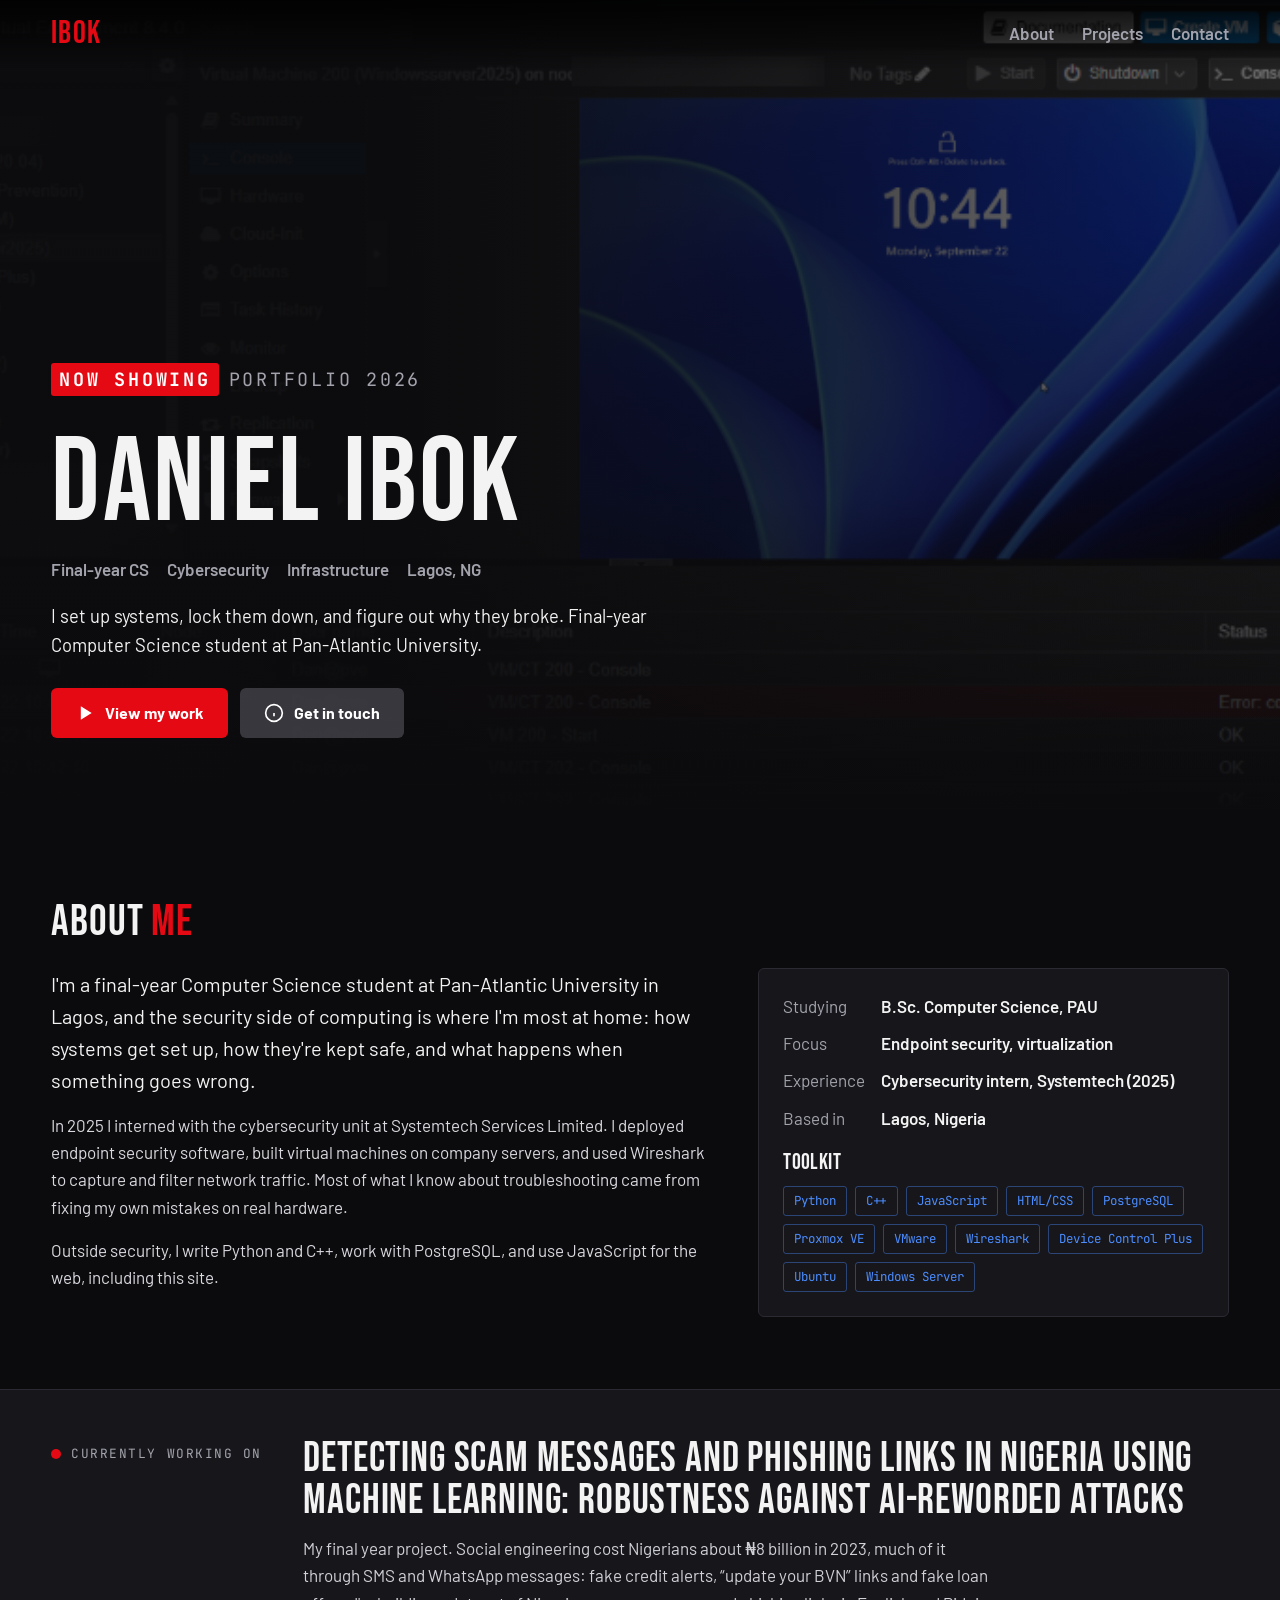
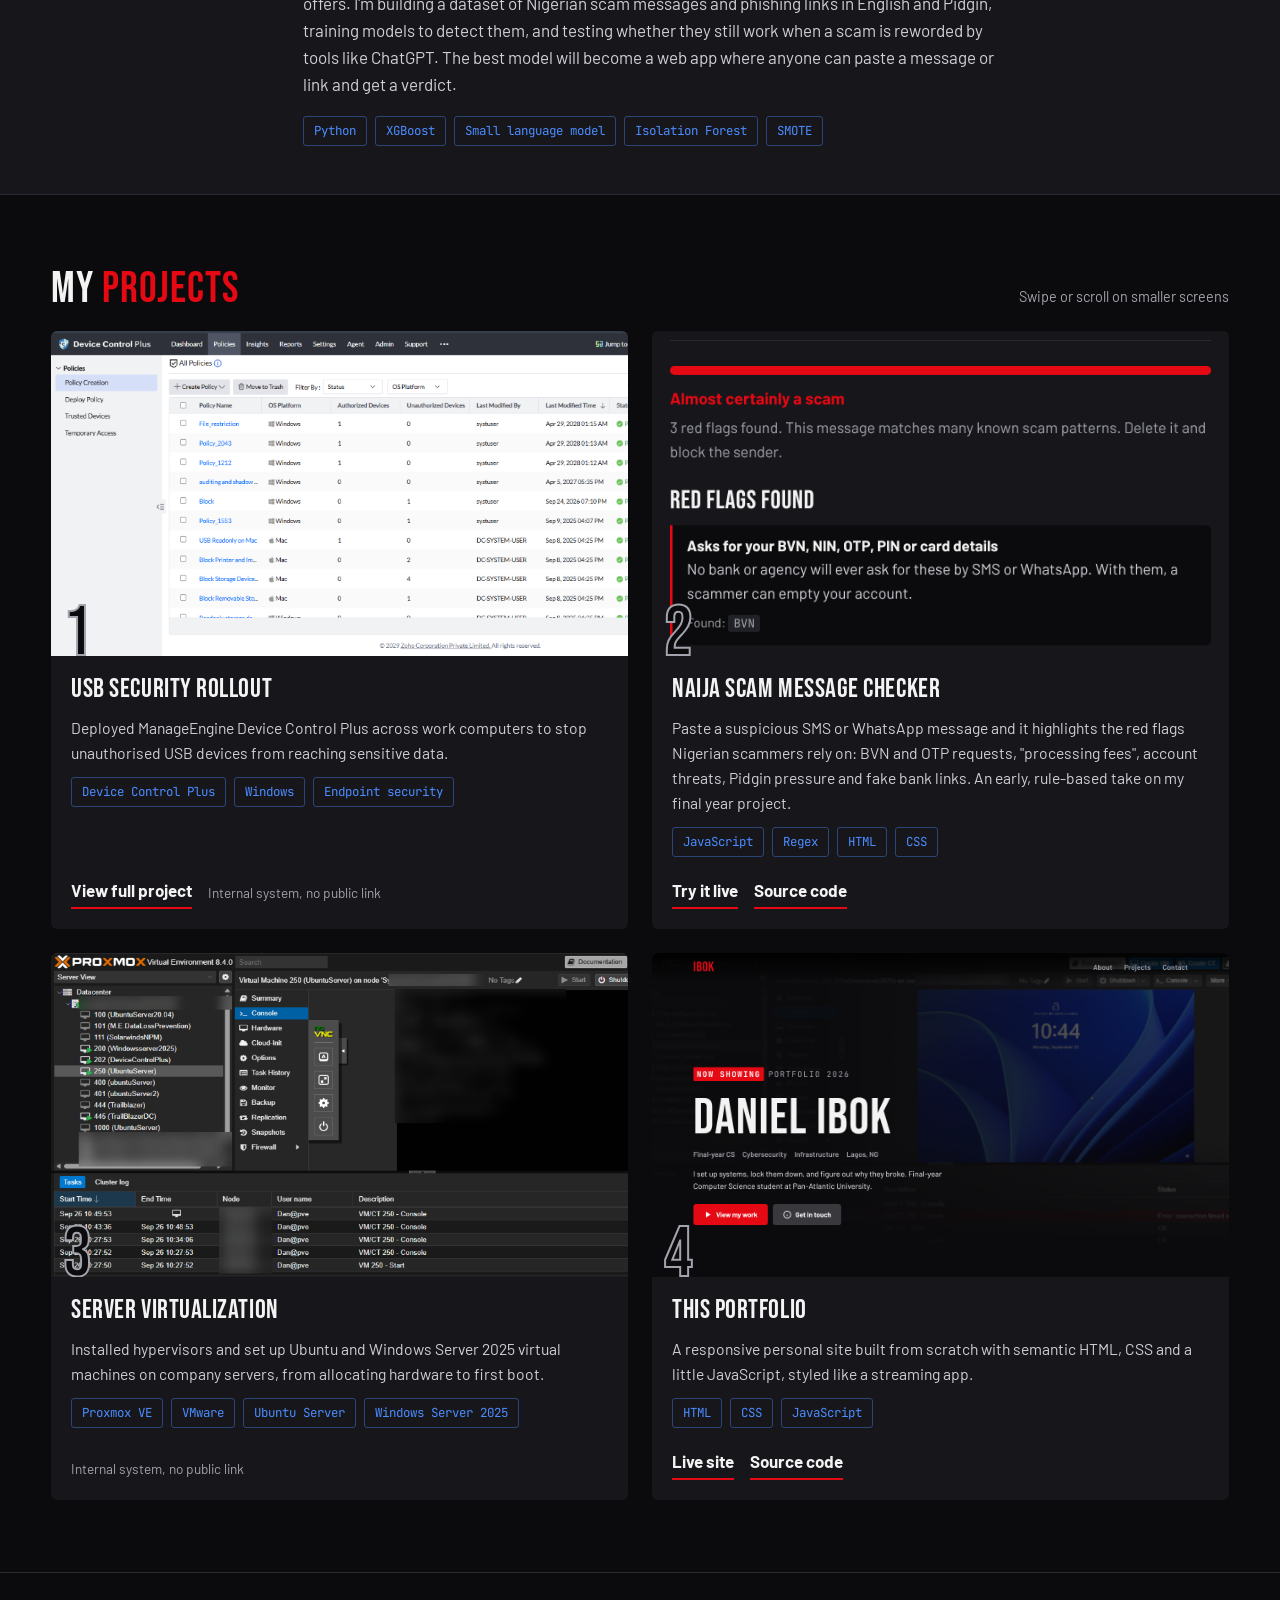
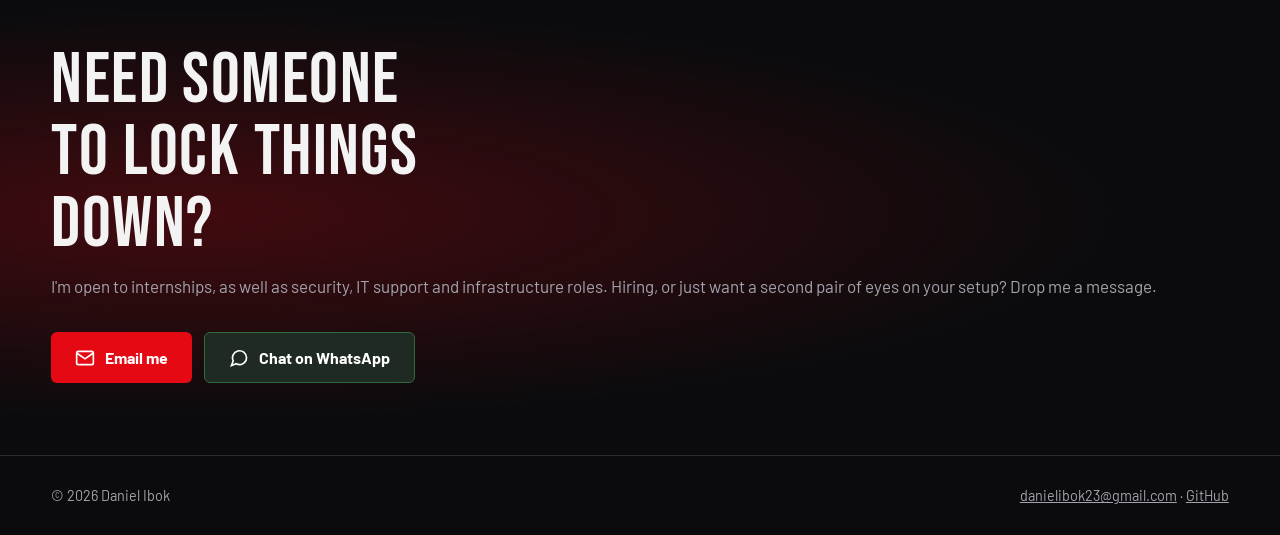
<file: index.html>
<!DOCTYPE html>
<html lang="en">
<head>
  <meta charset="UTF-8">
  <meta name="viewport" content="width=device-width, initial-scale=1.0">
  <title>Daniel Ibok | Cybersecurity &amp; Infrastructure</title>
  <meta name="description" content="Portfolio of Daniel Ibok, final-year Computer Science student at Pan-Atlantic University focused on cybersecurity and IT infrastructure.">
  <link rel="preconnect" href="https://fonts.googleapis.com">
  <link rel="preconnect" href="https://fonts.gstatic.com" crossorigin>
  <link href="https://fonts.googleapis.com/css2?family=Barlow:wght@400;600;700&family=Bebas+Neue&family=JetBrains+Mono:wght@400;700&display=swap" rel="stylesheet">
  <link rel="stylesheet" href="css/style.css">
</head>
<body>
  <a class="skip-link" href="#main">Skip to content</a>

  <header class="site-header">
    <nav class="nav container" aria-label="Main">
      <a class="logo" href="index.html">IBOK</a>
      <button class="nav-toggle" aria-label="Open menu" aria-expanded="false" aria-controls="nav-links">
        <svg viewBox="0 0 24 24" fill="none" stroke="currentColor" stroke-width="2"><path d="M3 6h18M3 12h18M3 18h18"/></svg>
      </button>
      <ul class="nav-links" id="nav-links">
        <li><a href="#about">About</a></li>
        <li><a href="#projects">Projects</a></li>
        <li><a href="#contact">Contact</a></li>
      </ul>
    </nav>
  </header>

  <main id="main">
    <section class="hero">
      <div class="container">
        <div class="hero-content">
          <p class="hero-label"><span class="badge">Now showing</span> Portfolio 2026</p>
          <h1>Daniel Ibok</h1>
          <div class="meta">
            <span>Final-year CS</span>
            <span>Cybersecurity</span>
            <span>Infrastructure</span>
            <span>Lagos, NG</span>
          </div>
          <p>I set up systems, lock them down, and figure out why they broke. Final-year Computer Science student at Pan-Atlantic University.</p>
          <div class="hero-actions">
            <a class="btn btn-primary" href="#projects">
              <svg viewBox="0 0 24 24" fill="currentColor"><path d="M7 4v16l13-8z"/></svg>
              View my work
            </a>
            <a class="btn btn-secondary" href="#contact">
              <svg viewBox="0 0 24 24" fill="none" stroke="currentColor" stroke-width="2"><circle cx="12" cy="12" r="10"/><path d="M12 16v-4M12 8h.01"/></svg>
              Get in touch
            </a>
          </div>
        </div>
      </div>
    </section>

    <section class="section" id="about">
      <div class="container">
        <h2 class="section-title">About <span>me</span></h2>
        <div class="about-grid">
          <div class="about-text">
            <p>I'm a final-year Computer Science student at Pan-Atlantic University in Lagos, and the security side of computing is where I'm most at home: how systems get set up, how they're kept safe, and what happens when something goes wrong.</p>
            <p>In 2025 I interned with the cybersecurity unit at Systemtech Services Limited. I deployed endpoint security software, built virtual machines on company servers, and used Wireshark to capture and filter network traffic. Most of what I know about troubleshooting came from fixing my own mistakes on real hardware.</p>
            <p>Outside security, I write Python and C++, work with PostgreSQL, and use JavaScript for the web, including this site.</p>
          </div>
          <aside class="info-card">
            <dl>
              <dt>Studying</dt><dd>B.Sc. Computer Science, PAU</dd>
              <dt>Focus</dt><dd>Endpoint security, virtualization</dd>
              <dt>Experience</dt><dd>Cybersecurity intern, Systemtech (2025)</dd>
              <dt>Based in</dt><dd>Lagos, Nigeria</dd>
            </dl>
            <h3>Toolkit</h3>
            <ul class="tags">
              <li>Python</li>
              <li>C++</li>
              <li>JavaScript</li>
              <li>HTML/CSS</li>
              <li>PostgreSQL</li>
              <li>Proxmox VE</li>
              <li>VMware</li>
              <li>Wireshark</li>
              <li>Device Control Plus</li>
              <li>Ubuntu</li>
              <li>Windows Server</li>
            </ul>
          </aside>
        </div>
      </div>
    </section>

    <section class="now" aria-labelledby="now-title">
      <div class="container now-inner">
        <div class="now-label">
          <span class="live-dot" aria-hidden="true"></span>
          <span>Currently working on</span>
        </div>
        <div class="now-body">
          <h2 id="now-title">Detecting Scam Messages and Phishing Links in Nigeria Using Machine Learning: Robustness Against AI-Reworded Attacks</h2>
          <p>My final year project. Social engineering cost Nigerians about &#8358;8 billion in 2023, much of it through SMS and WhatsApp messages: fake credit alerts, &ldquo;update your BVN&rdquo; links and fake loan offers. I'm building a dataset of Nigerian scam messages and phishing links in English and Pidgin, training models to detect them, and testing whether they still work when a scam is reworded by tools like ChatGPT. The best model will become a web app where anyone can paste a message or link and get a verdict.</p>
          <ul class="tags">
            <li>Python</li>
            <li>XGBoost</li>
            <li>Small language model</li>
            <li>Isolation Forest</li>
            <li>SMOTE</li>
          </ul>
        </div>
      </div>
    </section>

    <section class="section" id="projects">
      <div class="container">
        <div class="row-header">
          <h2 class="section-title">My <span>projects</span></h2>
          <span class="row-hint">Swipe or scroll on smaller screens</span>
        </div>

        <div class="project-row">
          <article class="project-card">
            <div class="thumb">
              <img src="images/dcp-policy-list.png" alt="Device Control Plus dashboard listing USB access policies" loading="lazy">
              <span class="number" aria-hidden="true">1</span>
            </div>
            <div class="project-body">
              <h3>USB Security Rollout</h3>
              <p>Deployed ManageEngine Device Control Plus across work computers to stop unauthorised USB devices from reaching sensitive data.</p>
              <ul class="tags">
                <li>Device Control Plus</li>
                <li>Windows</li>
                <li>Endpoint security</li>
              </ul>
              <div class="project-links">
                <a href="project.html">View full project</a>
                <span class="note">Internal system, no public link</span>
              </div>
            </div>
          </article>

          <article class="project-card">
            <div class="thumb">
              <img src="images/scam-checker.png" alt="Scam message checker flagging a fake BVN update text as almost certainly a scam" loading="lazy">
              <span class="number" aria-hidden="true">2</span>
            </div>
            <div class="project-body">
              <h3>Naija Scam Message Checker</h3>
              <p>Paste a suspicious SMS or WhatsApp message and it highlights the red flags Nigerian scammers rely on: BVN and OTP requests, "processing fees", account threats, Pidgin pressure and fake bank links. An early, rule-based take on my final year project.</p>
              <ul class="tags">
                <li>JavaScript</li>
                <li>Regex</li>
                <li>HTML</li>
                <li>CSS</li>
              </ul>
              <div class="project-links">
                <a href="https://danielibok.github.io/naija-scam-checker/" target="_blank" rel="noopener">Try it live</a>
                <a href="https://github.com/danielibok/naija-scam-checker" target="_blank" rel="noopener">Source code</a>
              </div>
            </div>
          </article>

          <article class="project-card">
            <div class="thumb">
              <img src="images/proxmox-ubuntu-vm.png" alt="Proxmox VE showing an Ubuntu Server virtual machine console" loading="lazy">
              <span class="number" aria-hidden="true">3</span>
            </div>
            <div class="project-body">
              <h3>Server Virtualization</h3>
              <p>Installed hypervisors and set up Ubuntu and Windows Server 2025 virtual machines on company servers, from allocating hardware to first boot.</p>
              <ul class="tags">
                <li>Proxmox VE</li>
                <li>VMware</li>
                <li>Ubuntu Server</li>
                <li>Windows Server 2025</li>
              </ul>
              <div class="project-links">
                <span class="note">Internal system, no public link</span>
              </div>
            </div>
          </article>

          <article class="project-card">
            <div class="thumb">
              <img src="images/portfolio-preview.png" alt="Home page of this portfolio website" loading="lazy">
              <span class="number" aria-hidden="true">4</span>
            </div>
            <div class="project-body">
              <h3>This Portfolio</h3>
              <p>A responsive personal site built from scratch with semantic HTML, CSS and a little JavaScript, styled like a streaming app.</p>
              <ul class="tags">
                <li>HTML</li>
                <li>CSS</li>
                <li>JavaScript</li>
              </ul>
              <div class="project-links">
                <a href="index.html">Live site</a>
                <a href="https://github.com/danielibok/portfolio" target="_blank" rel="noopener">Source code</a>
              </div>
            </div>
          </article>
        </div>
      </div>
    </section>

    <section class="section cta" id="contact">
      <div class="container cta-inner">
        <div>
          <h2>Need someone to lock things down?</h2>
          <p>I'm open to internships, as well as security, IT support and infrastructure roles. Hiring, or just want a second pair of eyes on your setup? Drop me a message.</p>
        </div>
        <div class="cta-actions">
          <a class="btn btn-primary" href="mailto:danielibok23@gmail.com?subject=Hello%20Daniel">
            <svg viewBox="0 0 24 24" fill="none" stroke="currentColor" stroke-width="2"><rect x="2" y="4" width="20" height="16" rx="2"/><path d="m22 6-10 7L2 6"/></svg>
            Email me
          </a>
          <a class="btn btn-whatsapp" href="https://wa.me/2348130529131" target="_blank" rel="noopener">
            <svg viewBox="0 0 24 24" fill="none" stroke="currentColor" stroke-width="2"><path d="M21 11.5a8.4 8.4 0 0 1-12.4 7.4L3 21l2.1-5.5A8.4 8.4 0 1 1 21 11.5z"/></svg>
            Chat on WhatsApp
          </a>
        </div>
      </div>
    </section>
  </main>

  <footer class="site-footer">
    <div class="container footer-inner">
      <span>&copy; 2026 Daniel Ibok</span>
      <span><a href="mailto:danielibok23@gmail.com">danielibok23@gmail.com</a> &middot; <a href="https://github.com/danielibok" target="_blank" rel="noopener">GitHub</a></span>
    </div>
  </footer>

  <script src="js/main.js"></script>
</body>
</html>
</file>
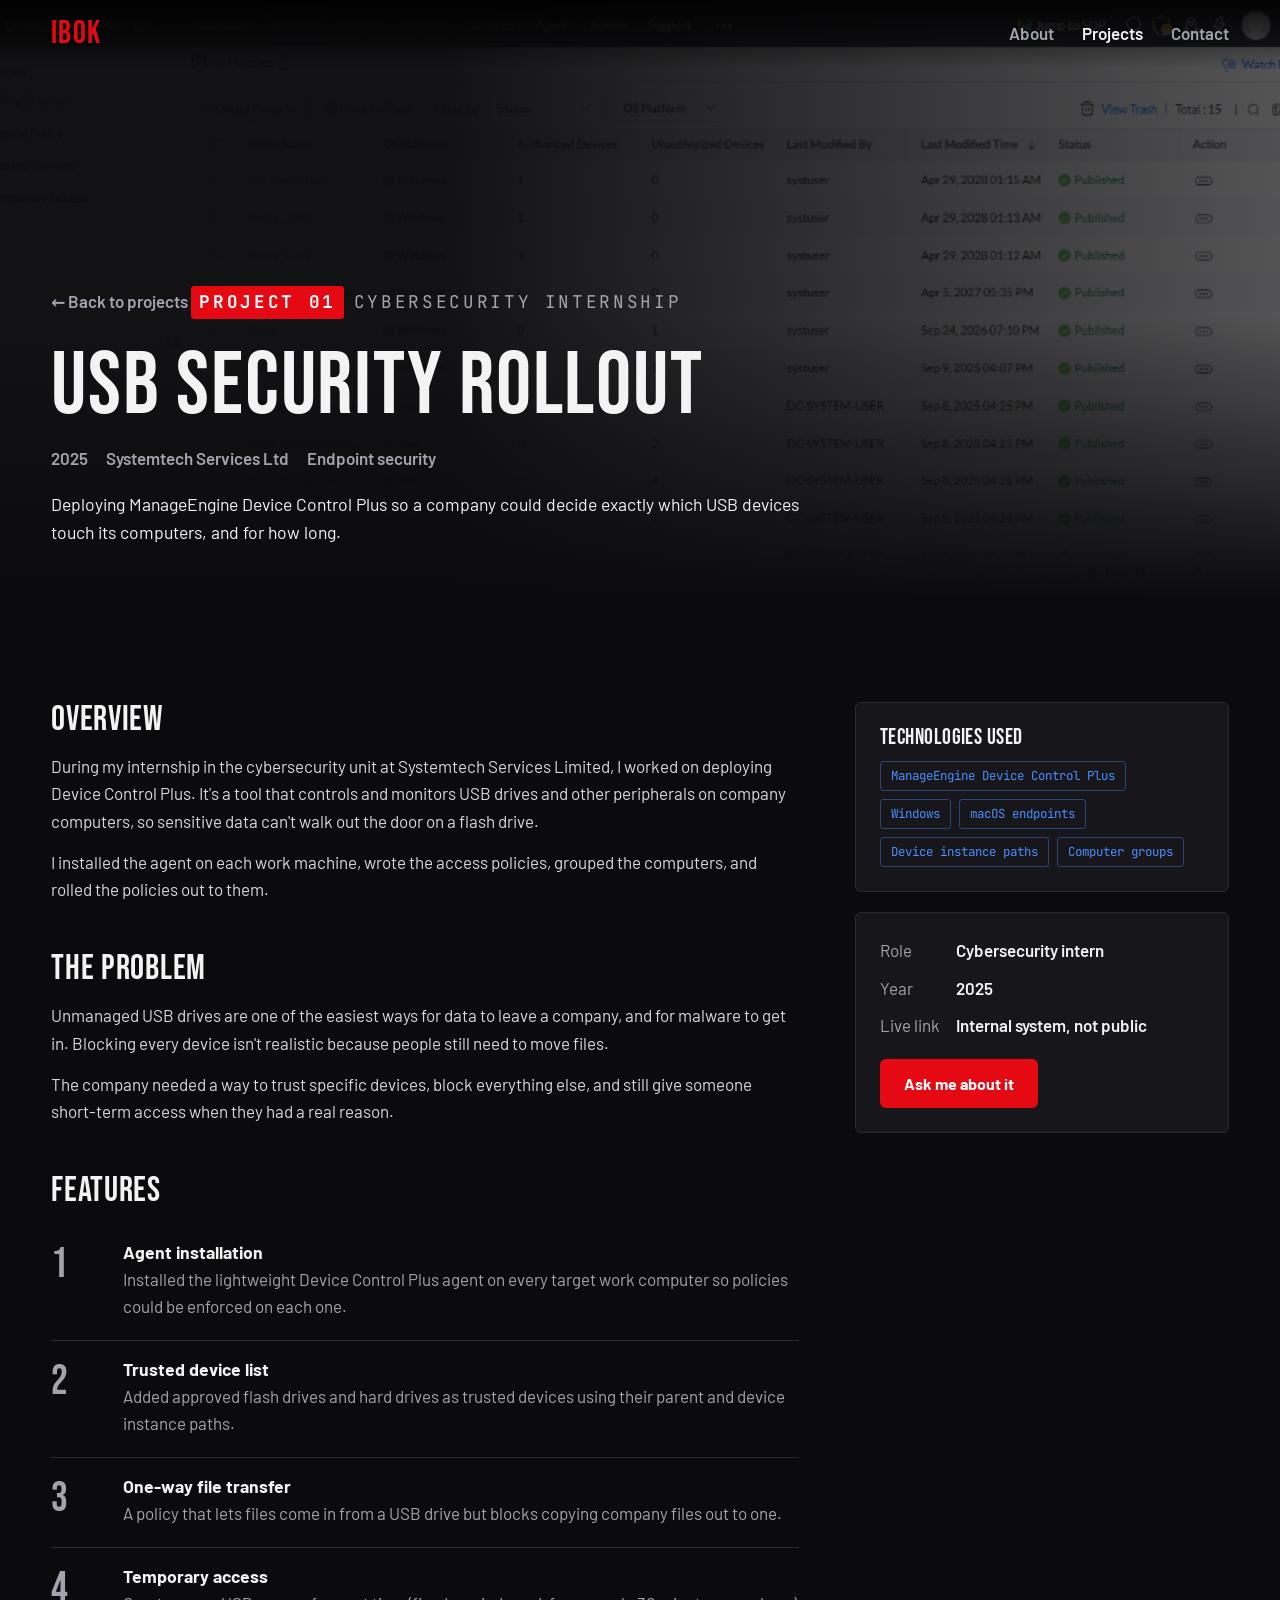
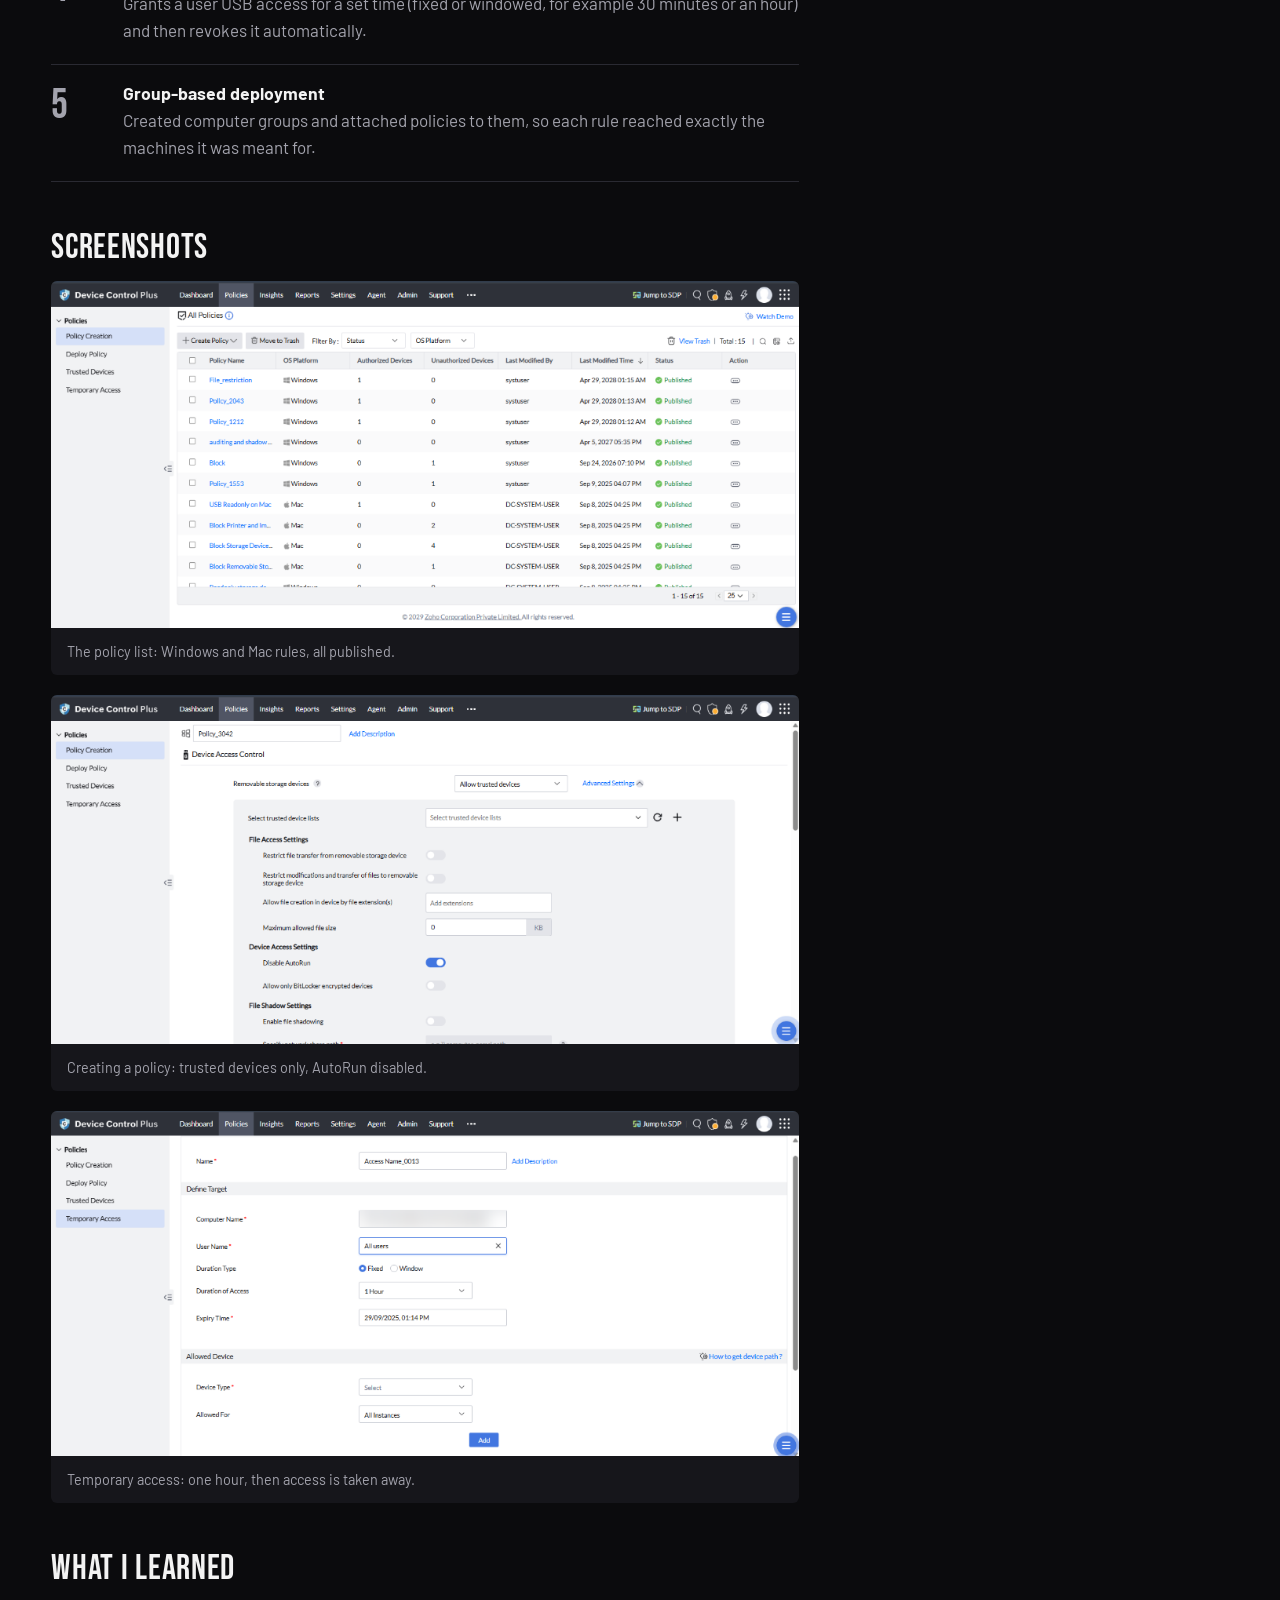
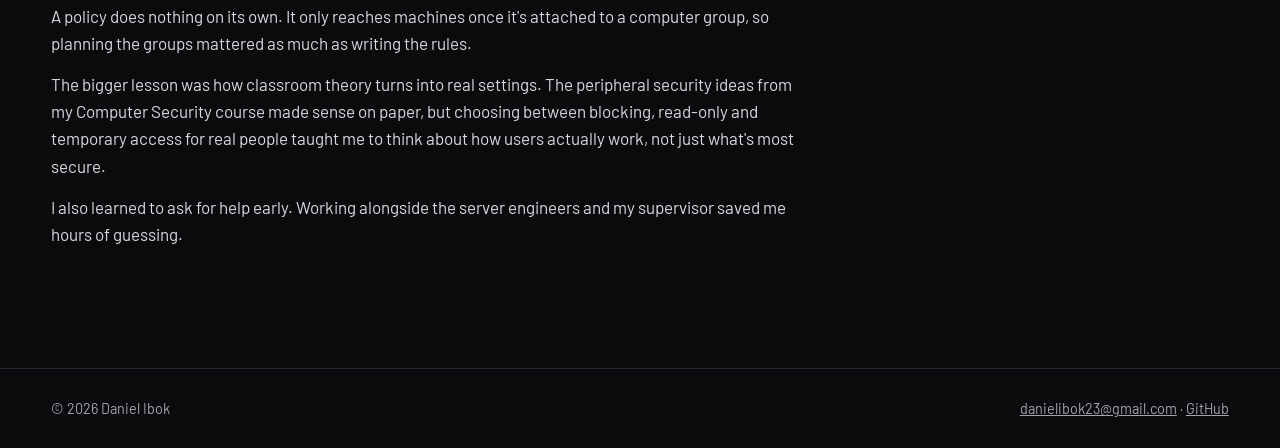
<file: project.html>
<!DOCTYPE html>
<html lang="en">
<head>
  <meta charset="UTF-8">
  <meta name="viewport" content="width=device-width, initial-scale=1.0">
  <title>USB Security Rollout | Daniel Ibok</title>
  <meta name="description" content="How Daniel Ibok deployed ManageEngine Device Control Plus to control USB access on company computers.">
  <link rel="preconnect" href="https://fonts.googleapis.com">
  <link rel="preconnect" href="https://fonts.gstatic.com" crossorigin>
  <link href="https://fonts.googleapis.com/css2?family=Barlow:wght@400;600;700&family=Bebas+Neue&family=JetBrains+Mono:wght@400;700&display=swap" rel="stylesheet">
  <link rel="stylesheet" href="css/style.css">
</head>
<body>
  <a class="skip-link" href="#main">Skip to content</a>

  <header class="site-header">
    <nav class="nav container" aria-label="Main">
      <a class="logo" href="index.html">IBOK</a>
      <button class="nav-toggle" aria-label="Open menu" aria-expanded="false" aria-controls="nav-links">
        <svg viewBox="0 0 24 24" fill="none" stroke="currentColor" stroke-width="2"><path d="M3 6h18M3 12h18M3 18h18"/></svg>
      </button>
      <ul class="nav-links" id="nav-links">
        <li><a href="index.html#about">About</a></li>
        <li><a href="index.html#projects" class="active">Projects</a></li>
        <li><a href="index.html#contact">Contact</a></li>
      </ul>
    </nav>
  </header>

  <main id="main">
    <section class="detail-hero">
      <div class="container">
        <div class="hero-content">
          <a class="back-link" href="index.html#projects">&larr; Back to projects</a>
          <p class="hero-label"><span class="badge">Project 01</span> Cybersecurity internship</p>
          <h1>USB Security Rollout</h1>
          <div class="meta">
            <span>2025</span>
            <span>Systemtech Services Ltd</span>
            <span>Endpoint security</span>
          </div>
          <p>Deploying ManageEngine Device Control Plus so a company could decide exactly which USB devices touch its computers, and for how long.</p>
        </div>
      </div>
    </section>

    <div class="section">
      <div class="container detail-layout">
        <div>
          <section class="detail-block" aria-labelledby="overview">
            <h2 id="overview">Overview</h2>
            <p>During my internship in the cybersecurity unit at Systemtech Services Limited, I worked on deploying Device Control Plus. It's a tool that controls and monitors USB drives and other peripherals on company computers, so sensitive data can't walk out the door on a flash drive.</p>
            <p>I installed the agent on each work machine, wrote the access policies, grouped the computers, and rolled the policies out to them.</p>
          </section>

          <section class="detail-block" aria-labelledby="problem">
            <h2 id="problem">The problem</h2>
            <p>Unmanaged USB drives are one of the easiest ways for data to leave a company, and for malware to get in. Blocking every device isn't realistic because people still need to move files.</p>
            <p>The company needed a way to trust specific devices, block everything else, and still give someone short-term access when they had a real reason.</p>
          </section>

          <section class="detail-block" aria-labelledby="features">
            <h2 id="features">Features</h2>
            <ol class="episodes">
              <li>
                <div>
                  <h3>Agent installation</h3>
                  <p>Installed the lightweight Device Control Plus agent on every target work computer so policies could be enforced on each one.</p>
                </div>
              </li>
              <li>
                <div>
                  <h3>Trusted device list</h3>
                  <p>Added approved flash drives and hard drives as trusted devices using their parent and device instance paths.</p>
                </div>
              </li>
              <li>
                <div>
                  <h3>One-way file transfer</h3>
                  <p>A policy that lets files come in from a USB drive but blocks copying company files out to one.</p>
                </div>
              </li>
              <li>
                <div>
                  <h3>Temporary access</h3>
                  <p>Grants a user USB access for a set time (fixed or windowed, for example 30 minutes or an hour) and then revokes it automatically.</p>
                </div>
              </li>
              <li>
                <div>
                  <h3>Group-based deployment</h3>
                  <p>Created computer groups and attached policies to them, so each rule reached exactly the machines it was meant for.</p>
                </div>
              </li>
            </ol>
          </section>

          <section class="detail-block" aria-labelledby="screenshots">
            <h2 id="screenshots">Screenshots</h2>
            <div class="gallery">
              <figure>
                <button type="button"><img src="images/dcp-policy-list.png" alt="List of published device control policies for Windows and Mac" loading="lazy"></button>
                <figcaption>The policy list: Windows and Mac rules, all published.</figcaption>
              </figure>
              <figure>
                <button type="button"><img src="images/dcp-policy-creation.png" alt="Policy creation screen with removable storage and AutoRun settings" loading="lazy"></button>
                <figcaption>Creating a policy: trusted devices only, AutoRun disabled.</figcaption>
              </figure>
              <figure>
                <button type="button"><img src="images/dcp-temporary-access.png" alt="Temporary access form with a one-hour fixed duration" loading="lazy"></button>
                <figcaption>Temporary access: one hour, then access is taken away.</figcaption>
              </figure>
            </div>
          </section>

          <section class="detail-block" aria-labelledby="learned">
            <h2 id="learned">What I learned</h2>
            <p>A policy does nothing on its own. It only reaches machines once it's attached to a computer group, so planning the groups mattered as much as writing the rules.</p>
            <p>The bigger lesson was how classroom theory turns into real settings. The peripheral security ideas from my Computer Security course made sense on paper, but choosing between blocking, read-only and temporary access for real people taught me to think about how users actually work, not just what's most secure.</p>
            <p>I also learned to ask for help early. Working alongside the server engineers and my supervisor saved me hours of guessing.</p>
          </section>
        </div>

        <aside class="sidebar">
          <div class="info-card">
            <h3>Technologies used</h3>
            <ul class="tags">
              <li>ManageEngine Device Control Plus</li>
              <li>Windows</li>
              <li>macOS endpoints</li>
              <li>Device instance paths</li>
              <li>Computer groups</li>
            </ul>
          </div>
          <div class="info-card">
            <dl>
              <dt>Role</dt><dd>Cybersecurity intern</dd>
              <dt>Year</dt><dd>2025</dd>
              <dt>Live link</dt><dd>Internal system, not public</dd>
            </dl>
            <a class="btn btn-primary" href="index.html#contact">Ask me about it</a>
          </div>
        </aside>
      </div>
    </div>
  </main>

  <div class="lightbox" role="dialog" aria-modal="true" aria-label="Screenshot preview">
    <button class="lightbox-close" aria-label="Close preview">&times;</button>
    <img alt="">
  </div>

  <footer class="site-footer">
    <div class="container footer-inner">
      <span>&copy; 2026 Daniel Ibok</span>
      <span><a href="mailto:danielibok23@gmail.com">danielibok23@gmail.com</a> &middot; <a href="https://github.com/danielibok" target="_blank" rel="noopener">GitHub</a></span>
    </div>
  </footer>

  <script src="js/main.js"></script>
</body>
</html>
</file>
<file: css/style.css>
:root {
  --bg: #0b0b0d;
  --surface: #16161b;
  --surface-2: #202027;
  --text: #f3f3f3;
  --muted: #a3a3ad;
  --red: #e50914;
  --red-dark: #b20710;
  --blue: #4c8dff;
  --border: #2a2a32;

  --font-display: "Bebas Neue", Impact, sans-serif;
  --font-body: "Barlow", system-ui, sans-serif;
  --font-mono: "JetBrains Mono", Consolas, monospace;

  --radius: 6px;
  --gutter: clamp(16px, 4vw, 56px);
  --max: 1280px;
}

*,
*::before,
*::after {
  box-sizing: border-box;
}

html {
  scroll-behavior: smooth;
}

body {
  margin: 0;
  background: var(--bg);
  color: var(--text);
  font-family: var(--font-body);
  font-size: 1.0625rem;
  line-height: 1.6;
  overflow-x: hidden;
}

img {
  max-width: 100%;
  display: block;
}

a {
  color: inherit;
}

h1,
h2,
h3 {
  font-family: var(--font-display);
  font-weight: 400;
  letter-spacing: 0.02em;
  line-height: 1;
  margin: 0;
}

.container {
  width: 100%;
  max-width: var(--max);
  margin: 0 auto;
  padding: 0 var(--gutter);
}

.section {
  padding: 72px 0;
}

.section-title {
  font-size: clamp(2rem, 4vw, 2.75rem);
  margin-bottom: 24px;
}

.section-title span {
  color: var(--red);
}

.skip-link {
  position: absolute;
  left: -999px;
  top: 8px;
  background: var(--red);
  padding: 8px 12px;
  z-index: 100;
}

.skip-link:focus {
  left: 8px;
}

:focus-visible {
  outline: 2px solid var(--blue);
  outline-offset: 3px;
}

.btn {
  display: inline-flex;
  align-items: center;
  gap: 10px;
  padding: 12px 24px;
  border-radius: var(--radius);
  font-family: var(--font-body);
  font-weight: 700;
  font-size: 1rem;
  text-decoration: none;
  border: 0;
  cursor: pointer;
  transition: background 0.2s, transform 0.2s;
}

.btn:hover {
  transform: translateY(-2px);
}

.btn-primary {
  background: var(--red);
  color: #fff;
}

.btn-primary:hover {
  background: var(--red-dark);
}

.btn-secondary {
  background: rgba(110, 110, 120, 0.45);
  color: #fff;
}

.btn-secondary:hover {
  background: rgba(110, 110, 120, 0.7);
}

.btn svg {
  width: 20px;
  height: 20px;
  flex-shrink: 0;
}

.site-header {
  position: fixed;
  inset: 0 0 auto 0;
  z-index: 50;
  background: linear-gradient(to bottom, rgba(0, 0, 0, 0.85), transparent);
  transition: background 0.3s;
}

.site-header.scrolled {
  background: var(--bg);
  border-bottom: 1px solid var(--border);
}

.nav {
  display: flex;
  align-items: center;
  justify-content: space-between;
  height: 68px;
}

.logo {
  font-family: var(--font-display);
  font-size: 2rem;
  color: var(--red);
  text-decoration: none;
  letter-spacing: 0.04em;
}

.nav-links {
  display: flex;
  gap: 28px;
  list-style: none;
  margin: 0;
  padding: 0;
}

.nav-links a {
  text-decoration: none;
  color: var(--muted);
  font-weight: 600;
  transition: color 0.2s;
}

.nav-links a:hover,
.nav-links a.active {
  color: var(--text);
}

.nav-toggle {
  display: none;
  background: none;
  border: 0;
  color: var(--text);
  cursor: pointer;
  padding: 8px;
}

.nav-toggle svg {
  width: 28px;
  height: 28px;
}

.hero {
  position: relative;
  min-height: 92vh;
  display: flex;
  align-items: flex-end;
  padding: 120px 0 90px;
  background: url("../images/proxmox-windows-server-vm.png") center / cover no-repeat;
}

.hero::before {
  content: "";
  position: absolute;
  inset: 0;
  background:
    linear-gradient(to right, rgba(11, 11, 13, 0.97) 30%, rgba(11, 11, 13, 0.55) 100%),
    linear-gradient(to top, var(--bg) 2%, transparent 40%);
}

.hero-content {
  position: relative;
  max-width: 640px;
}

.hero-label {
  display: inline-flex;
  align-items: center;
  gap: 10px;
  font-family: var(--font-mono);
  font-size: 0.8rem;
  letter-spacing: 0.15em;
  text-transform: uppercase;
  color: var(--muted);
  margin-bottom: 16px;
}

.hero-label .badge {
  background: var(--red);
  color: #fff;
  padding: 2px 8px;
  border-radius: 3px;
  font-weight: 700;
}

.hero h1 {
  font-size: clamp(3.5rem, 11vw, 7.5rem);
  margin-bottom: 12px;
}

.meta {
  display: flex;
  flex-wrap: wrap;
  gap: 8px 18px;
  color: var(--muted);
  font-weight: 600;
  margin-bottom: 18px;
}

.meta .match {
  color: #46d369;
}

.hero p {
  font-size: 1.15rem;
  margin: 0 0 28px;
}

.hero-actions {
  display: flex;
  flex-wrap: wrap;
  gap: 12px;
}

.about-grid {
  display: grid;
  grid-template-columns: 1.4fr 1fr;
  gap: 48px;
  align-items: start;
}

.about-text p {
  margin: 0 0 16px;
  color: #d8d8de;
}

.about-text p:first-child {
  font-size: 1.25rem;
  color: var(--text);
}

.info-card {
  background: var(--surface);
  border: 1px solid var(--border);
  border-radius: var(--radius);
  padding: 24px;
}

.info-card dl {
  margin: 0 0 20px;
  display: grid;
  grid-template-columns: auto 1fr;
  gap: 10px 16px;
}

.info-card dt {
  color: var(--muted);
}

.info-card dd {
  margin: 0;
  font-weight: 600;
}

.info-card h3 {
  font-size: 1.4rem;
  margin-bottom: 12px;
}

.tags {
  display: flex;
  flex-wrap: wrap;
  gap: 8px;
  list-style: none;
  margin: 0;
  padding: 0;
}

.tags li {
  font-family: var(--font-mono);
  font-size: 0.78rem;
  padding: 4px 10px;
  border: 1px solid rgba(76, 141, 255, 0.4);
  color: var(--blue);
  border-radius: 3px;
}

.row-header {
  display: flex;
  align-items: baseline;
  justify-content: space-between;
  gap: 16px;
  margin-bottom: 20px;
}

.row-header .section-title {
  margin: 0;
}

.row-hint {
  color: var(--muted);
  font-size: 0.9rem;
}

.project-row {
  display: grid;
  grid-template-columns: repeat(2, 1fr);
  gap: 24px;
}

.project-card {
  position: relative;
  background: var(--surface);
  border-radius: var(--radius);
  overflow: hidden;
  display: flex;
  flex-direction: column;
  transition: transform 0.3s, box-shadow 0.3s;
}

.project-card:hover {
  transform: scale(1.03);
  box-shadow: 0 16px 40px rgba(0, 0, 0, 0.6);
  z-index: 2;
}

.project-card .thumb {
  position: relative;
  aspect-ratio: 16 / 9;
  overflow: hidden;
}

.project-card .thumb img {
  width: 100%;
  height: 100%;
  object-fit: cover;
  object-position: top left;
}

.project-card .number {
  position: absolute;
  left: 12px;
  bottom: -14px;
  font-family: var(--font-display);
  font-size: 4.5rem;
  color: var(--bg);
  -webkit-text-stroke: 2px var(--muted);
  line-height: 1;
}

.project-body {
  padding: 20px;
  display: flex;
  flex-direction: column;
  gap: 12px;
  flex: 1;
}

.project-body h3 {
  font-size: 1.7rem;
}

.project-body p {
  margin: 0;
  color: #cfcfd6;
  font-size: 0.98rem;
}

.project-links {
  margin-top: auto;
  padding-top: 8px;
  display: flex;
  flex-wrap: wrap;
  gap: 10px 16px;
  align-items: center;
}

.project-links a {
  font-weight: 700;
  text-decoration: none;
  color: var(--text);
  border-bottom: 2px solid var(--red);
  padding-bottom: 2px;
}

.project-links .note {
  color: var(--muted);
  font-size: 0.85rem;
}

.cta {
  border-top: 1px solid var(--border);
  background:
    radial-gradient(ellipse at 15% 50%, rgba(229, 9, 20, 0.25), transparent 60%),
    var(--bg);
}

.cta-inner {
  display: flex;
  flex-wrap: wrap;
  align-items: center;
  justify-content: space-between;
  gap: 32px;
}

.cta h2 {
  font-size: clamp(2.5rem, 6vw, 4.5rem);
  max-width: 14ch;
}

.cta p {
  color: var(--muted);
  margin: 12px 0 0;
}

.cta-actions {
  display: flex;
  flex-wrap: wrap;
  gap: 12px;
}

.btn-whatsapp {
  background: #1f2a22;
  color: #fff;
  border: 1px solid #2f6b3f;
}

.btn-whatsapp:hover {
  background: #26372b;
}

.site-footer {
  border-top: 1px solid var(--border);
  padding: 28px 0;
  color: var(--muted);
  font-size: 0.9rem;
}

.footer-inner {
  display: flex;
  flex-wrap: wrap;
  justify-content: space-between;
  gap: 12px;
}

.site-footer a {
  color: var(--muted);
}

.detail-hero {
  position: relative;
  min-height: 70vh;
  display: flex;
  align-items: flex-end;
  padding: 120px 0 60px;
  background: url("../images/dcp-policy-list.png") top center / cover no-repeat;
}

.detail-hero::before {
  content: "";
  position: absolute;
  inset: 0;
  background:
    linear-gradient(to right, rgba(11, 11, 13, 0.97) 35%, rgba(11, 11, 13, 0.7) 100%),
    linear-gradient(to top, var(--bg) 5%, transparent 50%);
}

.detail-hero .hero-content {
  max-width: 760px;
}

.detail-hero h1 {
  font-size: clamp(2.8rem, 8vw, 5.5rem);
  margin-bottom: 14px;
}

.detail-hero p {
  font-size: 1.1rem;
  margin: 0 0 24px;
}

.back-link {
  display: inline-flex;
  align-items: center;
  gap: 6px;
  color: var(--muted);
  text-decoration: none;
  font-weight: 600;
  margin-bottom: 24px;
}

.back-link:hover {
  color: var(--text);
}

.detail-layout {
  display: grid;
  grid-template-columns: 2fr 1fr;
  gap: 56px;
}

.detail-block {
  margin-bottom: 48px;
}

.detail-block h2 {
  font-size: 2.2rem;
  margin-bottom: 16px;
}

.detail-block p {
  margin: 0 0 14px;
  color: #d8d8de;
}

.episodes {
  list-style: none;
  margin: 0;
  padding: 0;
  counter-reset: ep;
}

.episodes li {
  counter-increment: ep;
  display: grid;
  grid-template-columns: 56px 1fr;
  gap: 16px;
  padding: 20px 0;
  border-bottom: 1px solid var(--border);
}

.episodes li::before {
  content: counter(ep);
  font-family: var(--font-display);
  font-size: 2.6rem;
  color: var(--muted);
  line-height: 1;
}

.episodes h3 {
  font-family: var(--font-body);
  font-weight: 700;
  font-size: 1.1rem;
  letter-spacing: 0;
  margin-bottom: 4px;
}

.episodes p {
  margin: 0;
  color: var(--muted);
}

.gallery {
  display: grid;
  gap: 20px;
}

.gallery figure {
  margin: 0;
  background: var(--surface);
  border-radius: var(--radius);
  overflow: hidden;
}

.gallery button {
  display: block;
  width: 100%;
  padding: 0;
  border: 0;
  background: none;
  cursor: zoom-in;
}

.gallery figcaption {
  padding: 12px 16px;
  color: var(--muted);
  font-size: 0.9rem;
}

.sidebar {
  position: sticky;
  top: 96px;
  align-self: start;
}

.sidebar .info-card + .info-card {
  margin-top: 20px;
}

.lightbox {
  position: fixed;
  inset: 0;
  z-index: 100;
  background: rgba(0, 0, 0, 0.92);
  display: none;
  align-items: center;
  justify-content: center;
  padding: 24px;
}

.lightbox.open {
  display: flex;
}

.lightbox img {
  max-height: 90vh;
  border-radius: var(--radius);
}

.lightbox-close {
  position: absolute;
  top: 16px;
  right: 20px;
  background: none;
  border: 0;
  color: #fff;
  font-size: 2.5rem;
  cursor: pointer;
  line-height: 1;
}

.now {
  background: var(--surface);
  border-top: 1px solid var(--border);
  border-bottom: 1px solid var(--border);
  padding: 48px 0;
}

.now-inner {
  display: grid;
  grid-template-columns: 220px 1fr;
  gap: 32px;
}

.now-label {
  display: flex;
  align-items: center;
  gap: 10px;
  font-family: var(--font-mono);
  font-size: 0.8rem;
  letter-spacing: 0.12em;
  text-transform: uppercase;
  color: var(--muted);
  align-self: start;
  padding-top: 6px;
}

.live-dot {
  width: 10px;
  height: 10px;
  border-radius: 50%;
  background: var(--red);
  flex-shrink: 0;
  animation: pulse 1.6s infinite;
}

@keyframes pulse {
  0% { box-shadow: 0 0 0 0 rgba(229, 9, 20, 0.6); }
  70% { box-shadow: 0 0 0 10px rgba(229, 9, 20, 0); }
  100% { box-shadow: 0 0 0 0 rgba(229, 9, 20, 0); }
}

.now-body h2 {
  font-size: clamp(1.8rem, 4vw, 2.6rem);
  margin-bottom: 14px;
}

.now-body p {
  color: #d0d0d7;
  margin: 0 0 18px;
  max-width: 70ch;
}

@media (prefers-reduced-motion: reduce) {
  .live-dot { animation: none; }
}

@media (max-width: 680px) {
  .now-inner {
    grid-template-columns: 1fr;
    gap: 12px;
  }
}

/* tablet */
@media (max-width: 960px) {
  .about-grid,
  .detail-layout {
    grid-template-columns: 1fr;
    gap: 32px;
  }

  .sidebar {
    position: static;
  }

  /* swipe row for projects */
  .project-row {
    display: flex;
    overflow-x: auto;
    scroll-snap-type: x mandatory;
    padding-bottom: 12px;
    margin-right: calc(var(--gutter) * -1);
    padding-right: var(--gutter);
  }

  .project-card {
    flex: 0 0 min(340px, 78vw);
    scroll-snap-align: start;
  }

  .project-card:hover {
    transform: none;
  }
}

/* phone */
@media (max-width: 680px) {
  .nav-toggle {
    display: block;
  }

  .nav-links {
    position: absolute;
    top: 68px;
    left: 0;
    right: 0;
    flex-direction: column;
    gap: 0;
    background: var(--bg);
    border-bottom: 1px solid var(--border);
    display: none;
  }

  .nav-links.open {
    display: flex;
  }

  .nav-links a {
    display: block;
    padding: 16px var(--gutter);
  }

  .hero {
    min-height: 88vh;
    background-position: 70% center;
  }

  .hero::before {
    background: linear-gradient(to top, var(--bg) 25%, rgba(11, 11, 13, 0.75) 100%);
  }

  .section {
    padding: 56px 0;
  }

  .row-header {
    flex-direction: column;
    gap: 4px;
  }

  .btn {
    flex: 1 1 auto;
    justify-content: center;
  }

  .cta-actions {
    width: 100%;
  }
}
</file>
